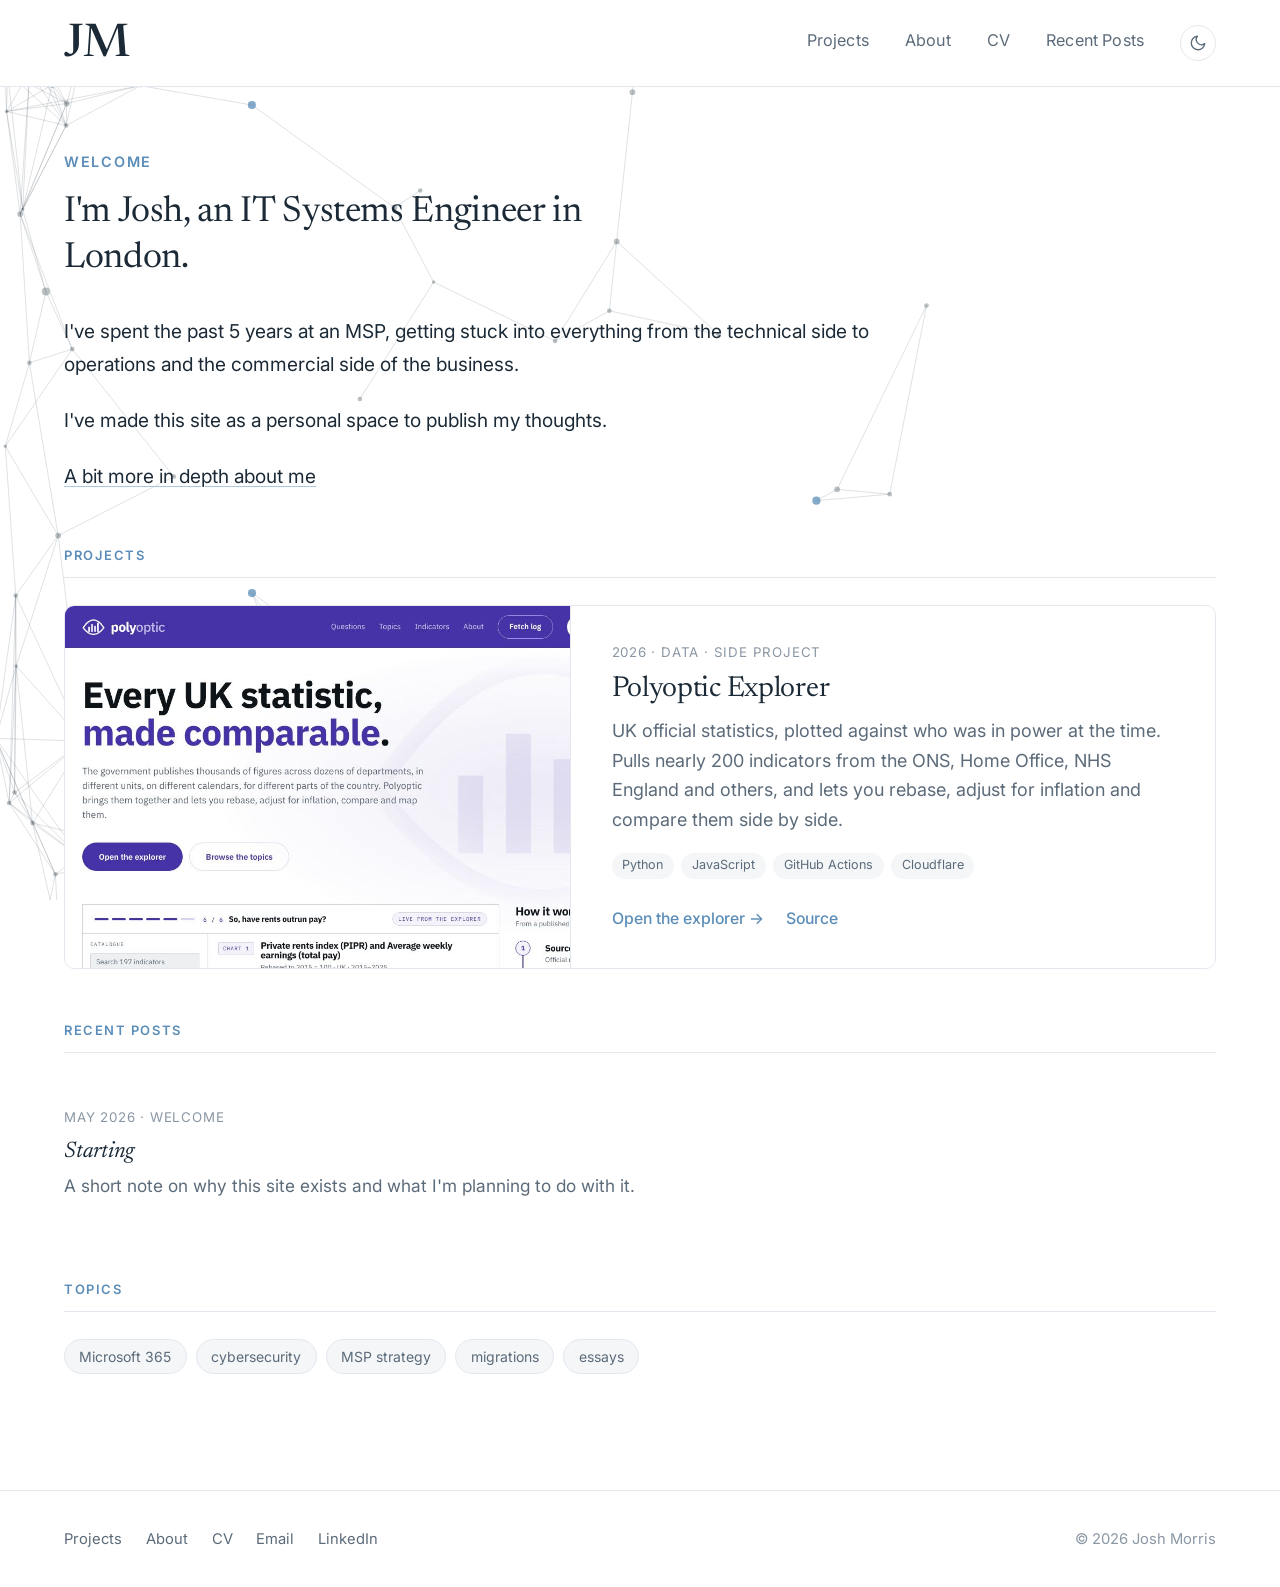
<file: index.html>
<!DOCTYPE html>
<html lang="en">
<head>
  <meta charset="UTF-8">
  <meta name="viewport" content="width=device-width, initial-scale=1.0">
  <title>J. Morris</title>
  <meta name="description" content="Josh Morris — IT Systems Engineer in London. Writing on Microsoft 365, cybersecurity, and how MSPs run.">
  <link rel="icon" href="/favicon.ico" sizes="any">
  <link rel="icon" type="image/png" href="/jmorrisfavicon.png">
  <link rel="apple-touch-icon" href="/appletouchicon.png">
  <link rel="preconnect" href="https://fonts.googleapis.com">
  <link rel="preconnect" href="https://fonts.gstatic.com" crossorigin>
  <link href="https://fonts.googleapis.com/css2?family=Inter:wght@400;500;600&family=Newsreader:ital,opsz,wght@0,6..72,300..600;1,6..72,300..600&display=swap" rel="stylesheet">
  <link rel="stylesheet" href="/styles.css">
  <script>
    /* Apply the saved theme before the page paints, to avoid a flash */
    (function () {
      var t = null;
      try { t = localStorage.getItem('theme'); } catch (e) {}
      if (t === 'light' || t === 'dark') document.documentElement.setAttribute('data-theme', t);
    })();
  </script>
  <script src="/theme.js" defer></script>
  <script src="/bg.js" defer></script>
</head>
<body>
  <header class="site-header">
    <div class="site-header__inner">
      <a class="brand" href="/" aria-label="J. Morris — home">
        <svg viewBox="0 0 132 56" xmlns="http://www.w3.org/2000/svg" role="img" aria-label="JM monogram">
          <text x="0" y="44" font-family="Newsreader, Georgia, serif" font-size="56" font-weight="500" letter-spacing="-1" fill="currentColor">JM</text>
        </svg>
      </a>
      <nav class="site-nav" aria-label="Primary">
        <a href="/#projects">Projects</a>
        <a href="/about.html">About</a>
        <a href="/cv.html">CV</a>
        <a href="/thoughts.html"><span class="nav-long">Recent </span>Posts</a>
        <button class="theme-toggle" type="button" aria-label="Switch to dark mode">
          <svg class="icon-moon" viewBox="0 0 24 24" fill="none" stroke="currentColor" stroke-width="1.8" stroke-linecap="round" stroke-linejoin="round" aria-hidden="true"><path d="M21 12.8A9 9 0 1 1 11.2 3a7 7 0 0 0 9.8 9.8z"/></svg>
          <svg class="icon-sun" viewBox="0 0 24 24" fill="none" stroke="currentColor" stroke-width="1.8" stroke-linecap="round" aria-hidden="true"><circle cx="12" cy="12" r="4"/><path d="M12 2v2M12 20v2M4.9 4.9l1.4 1.4M17.7 17.7l1.4 1.4M2 12h2M20 12h2M4.9 19.1l1.4-1.4M17.7 6.3l1.4-1.4"/></svg>
        </button>
      </nav>
    </div>
  </header>

  <main class="page">
    <!-- HERO: edit the welcome, title, and bio here -->
    <section class="hero">
      <p class="hero-welcome">Welcome</p>
      <h1 class="hero-title">I'm Josh, an IT Systems Engineer in London.</h1>
      <p class="lede">I've spent the past 5 years at an MSP, getting stuck into everything from the technical side to operations and the commercial side of the business.</p>
      <p class="lede">I've made this site as a personal space to publish my thoughts.</p>
      <p class="lede"><a href="/about.html">A bit more in depth about me</a></p>
    </section>

    <!-- PROJECTS: copy a <li class="project-card"> block to add another project -->
    <section id="projects">
      <h2 class="section-title">Projects</h2>
      <ul class="projects">
        <li class="project-card">
          <a class="project-card__image" href="https://polyoptic.co/" aria-hidden="true" tabindex="-1">
            <img src="/projects/polyoptic.jpg" alt="" width="1200" height="675" loading="lazy">
          </a>
          <div class="project-card__body">
            <p class="post-meta">2026 · Data · Side project</p>
            <h3 class="project-card__title"><a href="https://polyoptic.co/">Polyoptic Explorer</a></h3>
            <p class="project-card__text">UK official statistics, plotted against who was in power at the time. Pulls nearly 200 indicators from the ONS, Home Office, NHS England and others, and lets you rebase, adjust for inflation and compare them side by side.</p>
            <ul class="project-card__stack">
              <li>Python</li><li>JavaScript</li><li>GitHub Actions</li><li>Cloudflare</li>
            </ul>
            <p class="project-card__links">
              <a href="https://polyoptic.co/explore">Open the explorer →</a>
              <a href="https://github.com/JMorris100/Polyoptic">Source</a>
            </p>
          </div>
        </li>
      </ul>
    </section>

    <!-- RECENT POSTS: add new <li> entries here when you publish -->
    <section>
      <h2 class="section-title">Recent posts</h2>
      <ul class="posts">
        <li class="post-item">
          <p class="post-meta">May 2026 · Welcome</p>
          <h3 class="post-title"><a href="/posts/welcome.html">Starting</a></h3>
          <p class="post-excerpt">A short note on why this site exists and what I'm planning to do with it.</p>
        </li>
      </ul>
    </section>

    <!-- TOPICS: edit or remove as you like -->
    <section>
      <h2 class="section-title">Topics</h2>
      <ul class="tag-list">
        <li><a class="tag" href="/thoughts.html">Microsoft 365</a></li>
        <li><a class="tag" href="/thoughts.html">cybersecurity</a></li>
        <li><a class="tag" href="/thoughts.html">MSP strategy</a></li>
        <li><a class="tag" href="/thoughts.html">migrations</a></li>
        <li><a class="tag" href="/thoughts.html">essays</a></li>
      </ul>
    </section>
  </main>

  <footer class="site-footer">
    <div class="site-footer__inner">
      <div class="site-footer__links">
        <a href="/#projects">Projects</a>
        <a href="/about.html">About</a>
        <a href="/cv.html">CV</a>
        <a href="mailto:hello@morrisjb.com">Email</a>
        <a href="https://linkedin.com">LinkedIn</a>
      </div>
      <div class="site-footer__note">© 2026 Josh Morris</div>
    </div>
  </footer>
</body>
</html>
</file>
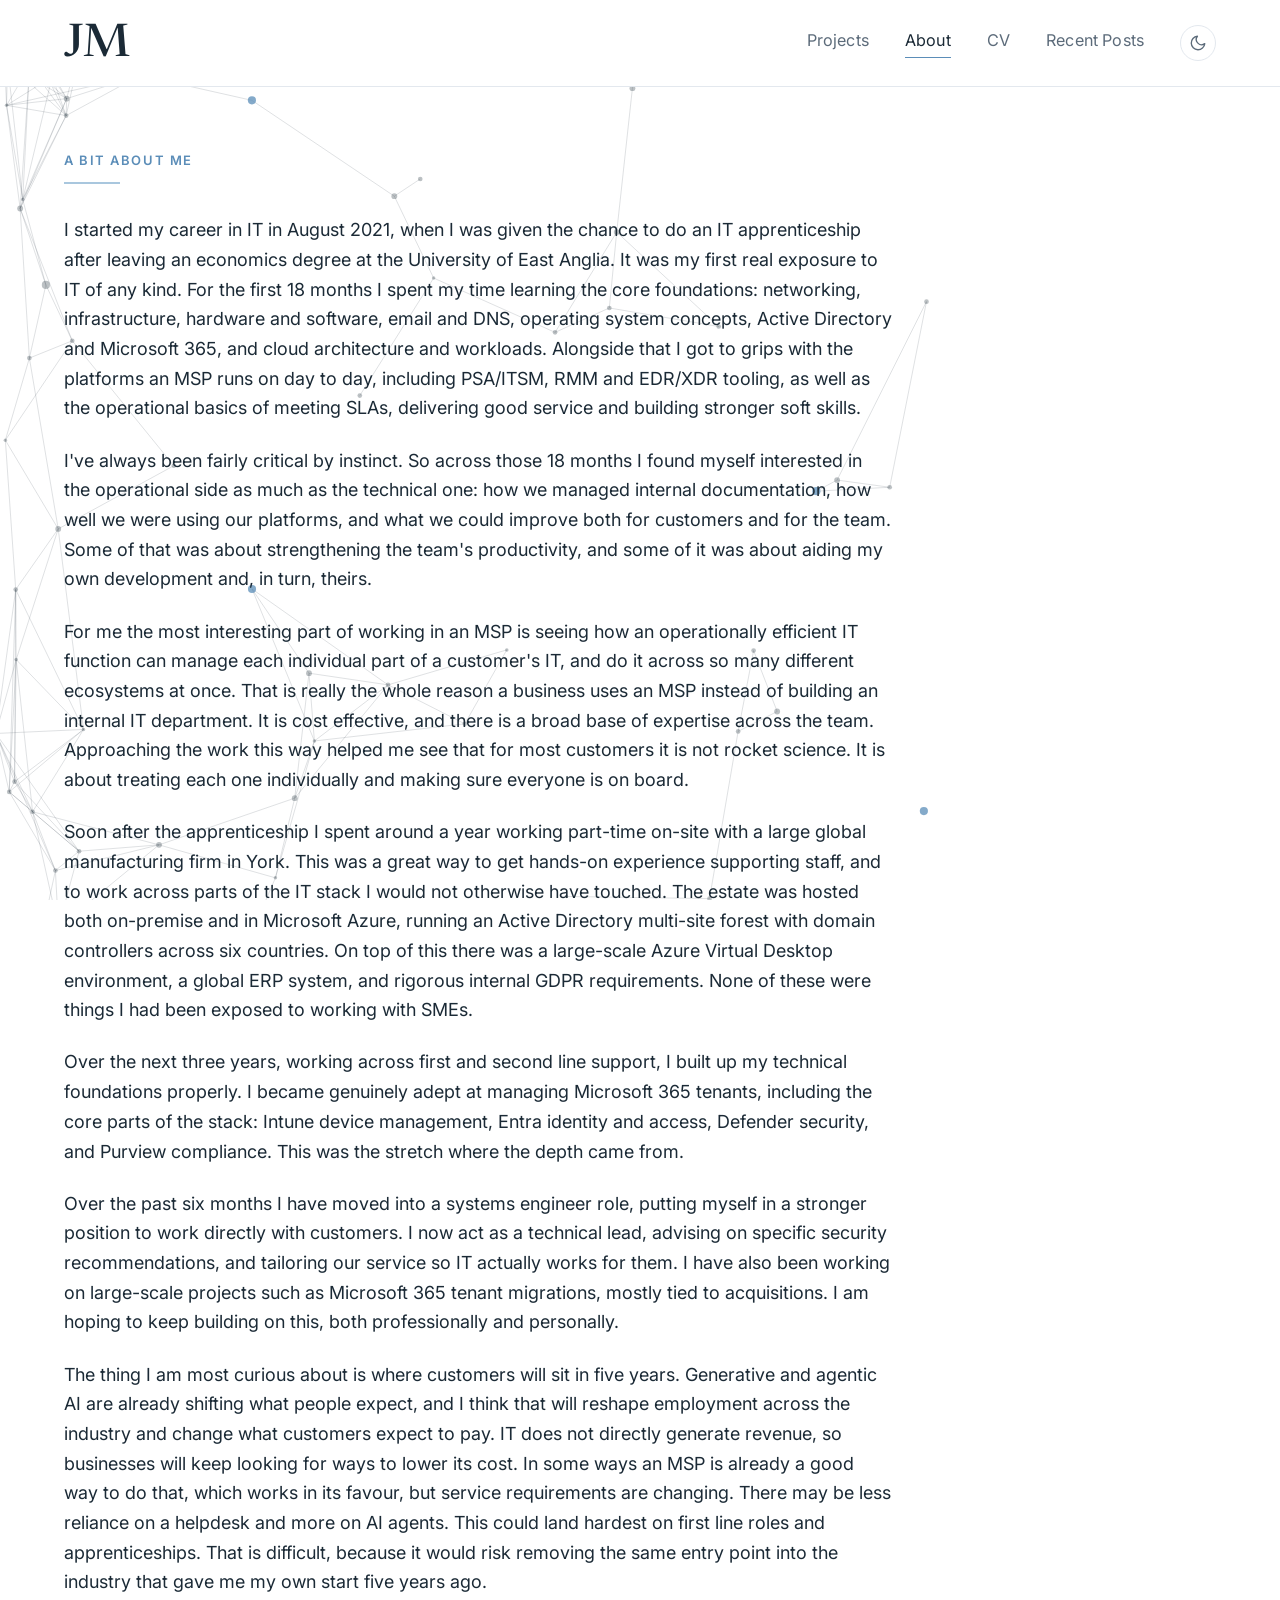
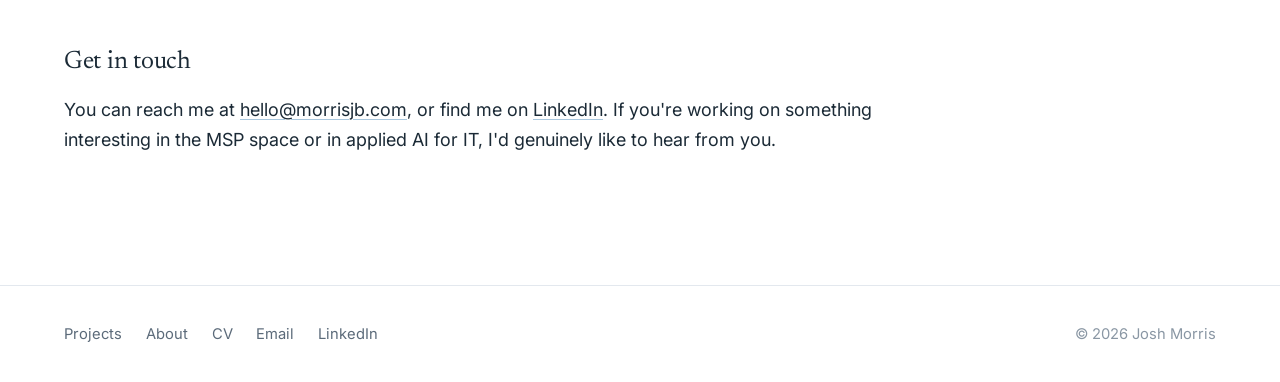
<file: about.html>
<!DOCTYPE html>
<html lang="en">
<head>
  <meta charset="UTF-8">
  <meta name="viewport" content="width=device-width, initial-scale=1.0">
  <title>About — J. Morris</title>
  <meta name="description" content="A bit about me — Josh Morris, an IT Systems Engineer in London.">
  <link rel="icon" href="/favicon.ico" sizes="any">
  <link rel="icon" type="image/png" href="/jmorrisfavicon.png">
  <link rel="apple-touch-icon" href="/appletouchicon.png">
  <link rel="preconnect" href="https://fonts.googleapis.com">
  <link rel="preconnect" href="https://fonts.gstatic.com" crossorigin>
  <link href="https://fonts.googleapis.com/css2?family=Inter:wght@400;500;600&family=Newsreader:ital,opsz,wght@0,6..72,300..600;1,6..72,300..600&display=swap" rel="stylesheet">
  <link rel="stylesheet" href="/styles.css">
  <script>
    /* Apply the saved theme before the page paints, to avoid a flash */
    (function () {
      var t = null;
      try { t = localStorage.getItem('theme'); } catch (e) {}
      if (t === 'light' || t === 'dark') document.documentElement.setAttribute('data-theme', t);
    })();
  </script>
  <script src="/theme.js" defer></script>
  <script src="/bg.js" defer></script>
</head>
<body>
  <header class="site-header">
    <div class="site-header__inner">
      <a class="brand" href="/" aria-label="J. Morris — home">
        <svg viewBox="0 0 132 56" xmlns="http://www.w3.org/2000/svg" role="img" aria-label="JM monogram">
          <text x="0" y="44" font-family="Newsreader, Georgia, serif" font-size="56" font-weight="500" letter-spacing="-1" fill="currentColor">JM</text>
        </svg>
      </a>
      <nav class="site-nav" aria-label="Primary">
        <a href="/#projects">Projects</a>
        <a href="/about.html" aria-current="page">About</a>
        <a href="/cv.html">CV</a>
        <a href="/thoughts.html"><span class="nav-long">Recent </span>Posts</a>
        <button class="theme-toggle" type="button" aria-label="Switch to dark mode">
          <svg class="icon-moon" viewBox="0 0 24 24" fill="none" stroke="currentColor" stroke-width="1.8" stroke-linecap="round" stroke-linejoin="round" aria-hidden="true"><path d="M21 12.8A9 9 0 1 1 11.2 3a7 7 0 0 0 9.8 9.8z"/></svg>
          <svg class="icon-sun" viewBox="0 0 24 24" fill="none" stroke="currentColor" stroke-width="1.8" stroke-linecap="round" aria-hidden="true"><circle cx="12" cy="12" r="4"/><path d="M12 2v2M12 20v2M4.9 4.9l1.4 1.4M17.7 17.7l1.4 1.4M2 12h2M20 12h2M4.9 19.1l1.4-1.4M17.7 6.3l1.4-1.4"/></svg>
        </button>
      </nav>
    </div>
  </header>

  <main class="page">
    <!-- TIP: edit freely. Keep the intro short, then a few plain sections. -->
    <p class="eyebrow">A bit about me</p>
    <hr class="rule">

    <p>I started my career in IT in August 2021, when I was given the chance to do an IT apprenticeship after leaving an economics degree at the University of East Anglia. It was my first real exposure to IT of any kind. For the first 18 months I spent my time learning the core foundations: networking, infrastructure, hardware and software, email and DNS, operating system concepts, Active Directory and Microsoft 365, and cloud architecture and workloads. Alongside that I got to grips with the platforms an MSP runs on day to day, including PSA/ITSM, RMM and EDR/XDR tooling, as well as the operational basics of meeting SLAs, delivering good service and building stronger soft skills.</p>

    <p>I've always been fairly critical by instinct. So across those 18 months I found myself interested in the operational side as much as the technical one: how we managed internal documentation, how well we were using our platforms, and what we could improve both for customers and for the team. Some of that was about strengthening the team's productivity, and some of it was about aiding my own development and, in turn, theirs.</p>

    <p>For me the most interesting part of working in an MSP is seeing how an operationally efficient IT function can manage each individual part of a customer's IT, and do it across so many different ecosystems at once. That is really the whole reason a business uses an MSP instead of building an internal IT department. It is cost effective, and there is a broad base of expertise across the team. Approaching the work this way helped me see that for most customers it is not rocket science. It is about treating each one individually and making sure everyone is on board.</p>

    <p>Soon after the apprenticeship I spent around a year working part-time on-site with a large global manufacturing firm in York. This was a great way to get hands-on experience supporting staff, and to work across parts of the IT stack I would not otherwise have touched. The estate was hosted both on-premise and in Microsoft Azure, running an Active Directory multi-site forest with domain controllers across six countries. On top of this there was a large-scale Azure Virtual Desktop environment, a global ERP system, and rigorous internal GDPR requirements. None of these were things I had been exposed to working with SMEs.</p>

    <p>Over the next three years, working across first and second line support, I built up my technical foundations properly. I became genuinely adept at managing Microsoft 365 tenants, including the core parts of the stack: Intune device management, Entra identity and access, Defender security, and Purview compliance. This was the stretch where the depth came from.</p>

    <p>Over the past six months I have moved into a systems engineer role, putting myself in a stronger position to work directly with customers. I now act as a technical lead, advising on specific security recommendations, and tailoring our service so IT actually works for them. I have also been working on large-scale projects such as Microsoft 365 tenant migrations, mostly tied to acquisitions. I am hoping to keep building on this, both professionally and personally.</p>

    <p>The thing I am most curious about is where customers will sit in five years. Generative and agentic AI are already shifting what people expect, and I think that will reshape employment across the industry and change what customers expect to pay. IT does not directly generate revenue, so businesses will keep looking for ways to lower its cost. In some ways an MSP is already a good way to do that, which works in its favour, but service requirements are changing. There may be less reliance on a helpdesk and more on AI agents. This could land hardest on first line roles and apprenticeships. That is difficult, because it would risk removing the same entry point into the industry that gave me my own start five years ago.</p>

    <h2>Get in touch</h2>
    <p>You can reach me at <a href="mailto:hello@morrisjb.com">hello@morrisjb.com</a>, or find me on <a href="https://linkedin.com">LinkedIn</a>. If you're working on something interesting in the MSP space or in applied AI for IT, I'd genuinely like to hear from you.</p>
  </main>

  <footer class="site-footer">
    <div class="site-footer__inner">
      <div class="site-footer__links">
        <a href="/#projects">Projects</a>
        <a href="/about.html">About</a>
        <a href="/cv.html">CV</a>
        <a href="mailto:hello@morrisjb.com">Email</a>
        <a href="https://linkedin.com">LinkedIn</a>
      </div>
      <div class="site-footer__note">© 2026 Josh Morris</div>
    </div>
  </footer>
</body>
</html>
</file>
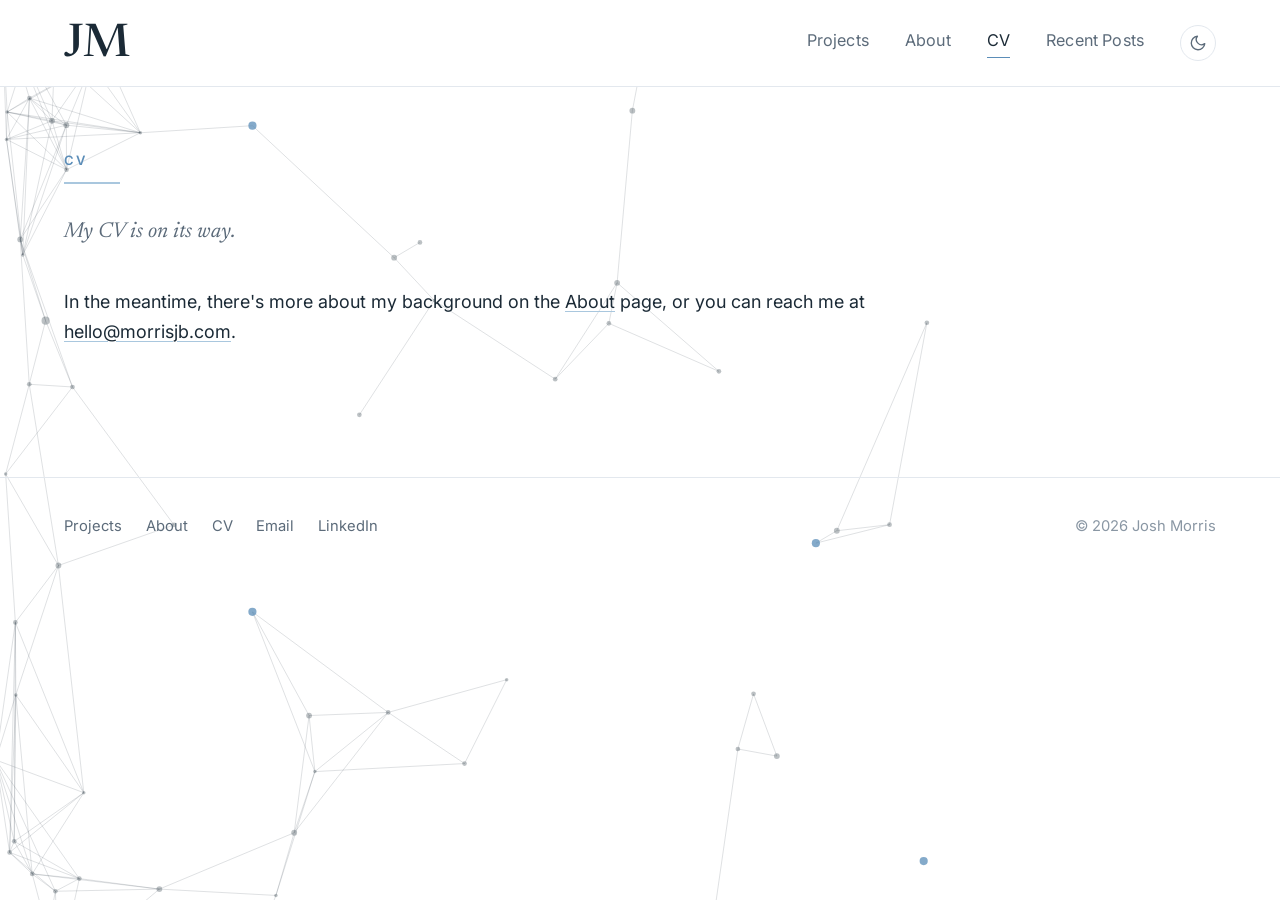
<file: cv.html>
<!DOCTYPE html>
<html lang="en">
<head>
  <meta charset="UTF-8">
  <meta name="viewport" content="width=device-width, initial-scale=1.0">
  <title>CV — J. Morris</title>
  <meta name="description" content="Josh Morris — IT Systems Engineer. Experience, skills, and selected work.">
  <link rel="icon" href="/favicon.ico" sizes="any">
  <link rel="icon" type="image/png" href="/jmorrisfavicon.png">
  <link rel="apple-touch-icon" href="/appletouchicon.png">
  <link rel="preconnect" href="https://fonts.googleapis.com">
  <link rel="preconnect" href="https://fonts.gstatic.com" crossorigin>
  <link href="https://fonts.googleapis.com/css2?family=Inter:wght@400;500;600&family=Newsreader:ital,opsz,wght@0,6..72,300..600;1,6..72,300..600&display=swap" rel="stylesheet">
  <link rel="stylesheet" href="/styles.css">
  <script>
    /* Apply the saved theme before the page paints, to avoid a flash */
    (function () {
      var t = null;
      try { t = localStorage.getItem('theme'); } catch (e) {}
      if (t === 'light' || t === 'dark') document.documentElement.setAttribute('data-theme', t);
    })();
  </script>
  <script src="/theme.js" defer></script>
  <script src="/bg.js" defer></script>
</head>
<body>
  <header class="site-header">
    <div class="site-header__inner">
      <a class="brand" href="/" aria-label="J. Morris — home">
        <svg viewBox="0 0 132 56" xmlns="http://www.w3.org/2000/svg" role="img" aria-label="JM monogram">
          <text x="0" y="44" font-family="Newsreader, Georgia, serif" font-size="56" font-weight="500" letter-spacing="-1" fill="currentColor">JM</text>
        </svg>
      </a>
      <nav class="site-nav" aria-label="Primary">
        <a href="/#projects">Projects</a>
        <a href="/about.html">About</a>
        <a href="/cv.html" aria-current="page">CV</a>
        <a href="/thoughts.html"><span class="nav-long">Recent </span>Posts</a>
        <button class="theme-toggle" type="button" aria-label="Switch to dark mode">
          <svg class="icon-moon" viewBox="0 0 24 24" fill="none" stroke="currentColor" stroke-width="1.8" stroke-linecap="round" stroke-linejoin="round" aria-hidden="true"><path d="M21 12.8A9 9 0 1 1 11.2 3a7 7 0 0 0 9.8 9.8z"/></svg>
          <svg class="icon-sun" viewBox="0 0 24 24" fill="none" stroke="currentColor" stroke-width="1.8" stroke-linecap="round" aria-hidden="true"><circle cx="12" cy="12" r="4"/><path d="M12 2v2M12 20v2M4.9 4.9l1.4 1.4M17.7 17.7l1.4 1.4M2 12h2M20 12h2M4.9 19.1l1.4-1.4M17.7 6.3l1.4-1.4"/></svg>
        </button>
      </nav>
    </div>
  </header>

  <main class="page">
    <p class="eyebrow">CV</p>
    <hr class="rule">
    <p class="about-intro">My CV is on its way.</p>
    <p>In the meantime, there's more about my background on the <a href="/about.html">About</a> page, or you can reach me at <a href="mailto:hello@morrisjb.com">hello@morrisjb.com</a>.</p>
  </main>

  <footer class="site-footer">
    <div class="site-footer__inner">
      <div class="site-footer__links">
        <a href="/#projects">Projects</a>
        <a href="/about.html">About</a>
        <a href="/cv.html">CV</a>
        <a href="mailto:hello@morrisjb.com">Email</a>
        <a href="https://linkedin.com">LinkedIn</a>
      </div>
      <div class="site-footer__note">© 2026 Josh Morris</div>
    </div>
  </footer>
</body>
</html>
</file>
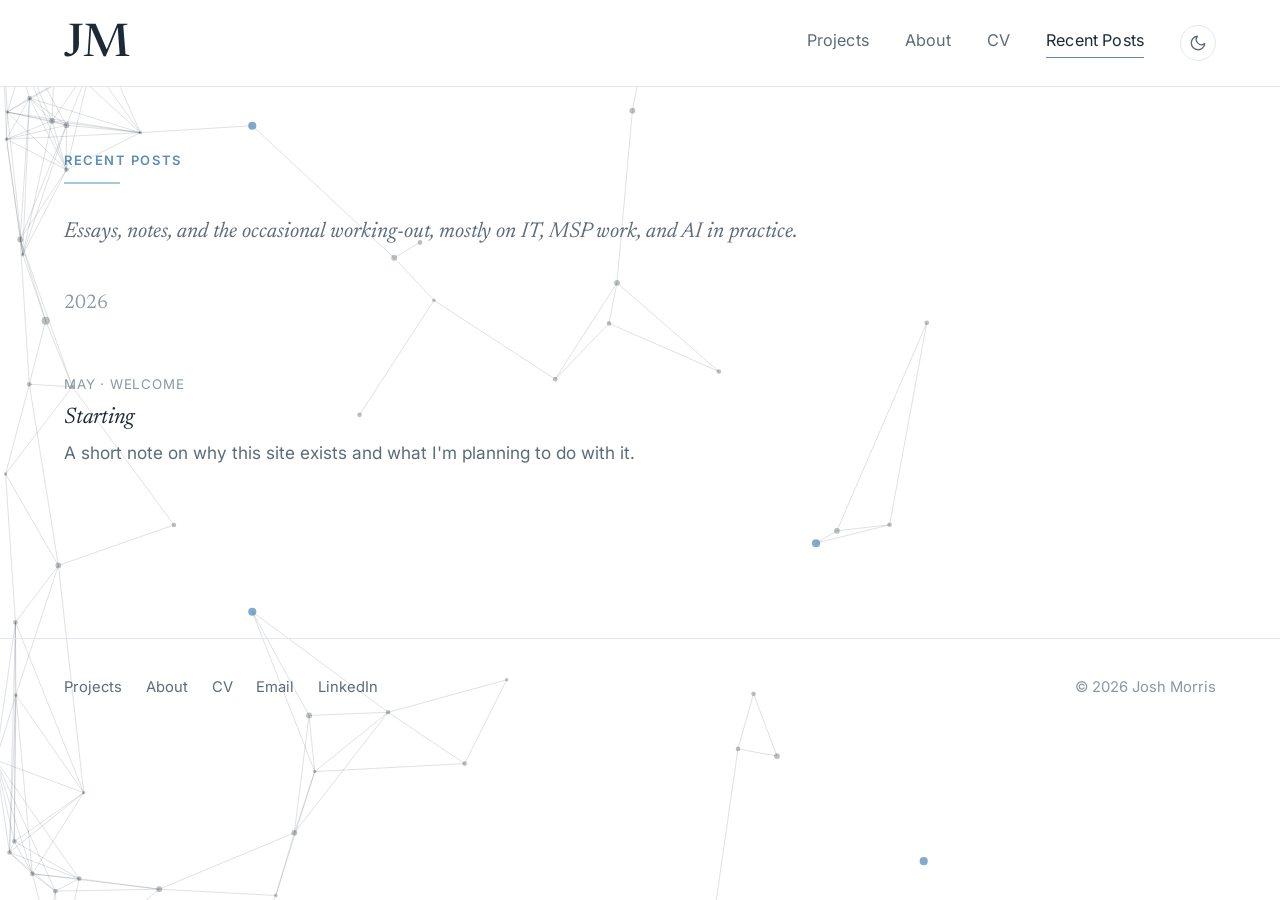
<file: thoughts.html>
<!DOCTYPE html>
<html lang="en">
<head>
  <meta charset="UTF-8">
  <meta name="viewport" content="width=device-width, initial-scale=1.0">
  <title>Recent Posts — J. Morris</title>
  <meta name="description" content="Essays and notes on IT, MSP work, cybersecurity, and adjacent things.">
  <link rel="icon" href="/favicon.ico" sizes="any">
  <link rel="icon" type="image/png" href="/jmorrisfavicon.png">
  <link rel="apple-touch-icon" href="/appletouchicon.png">
  <link rel="preconnect" href="https://fonts.googleapis.com">
  <link rel="preconnect" href="https://fonts.gstatic.com" crossorigin>
  <link href="https://fonts.googleapis.com/css2?family=Inter:wght@400;500;600&family=Newsreader:ital,opsz,wght@0,6..72,300..600;1,6..72,300..600&display=swap" rel="stylesheet">
  <link rel="stylesheet" href="/styles.css">
  <script>
    /* Apply the saved theme before the page paints, to avoid a flash */
    (function () {
      var t = null;
      try { t = localStorage.getItem('theme'); } catch (e) {}
      if (t === 'light' || t === 'dark') document.documentElement.setAttribute('data-theme', t);
    })();
  </script>
  <script src="/theme.js" defer></script>
  <script src="/bg.js" defer></script>
</head>
<body>
  <header class="site-header">
    <div class="site-header__inner">
      <a class="brand" href="/" aria-label="J. Morris — home">
        <svg viewBox="0 0 132 56" xmlns="http://www.w3.org/2000/svg" role="img" aria-label="JM monogram">
          <text x="0" y="44" font-family="Newsreader, Georgia, serif" font-size="56" font-weight="500" letter-spacing="-1" fill="currentColor">JM</text>
        </svg>
      </a>
      <nav class="site-nav" aria-label="Primary">
        <a href="/#projects">Projects</a>
        <a href="/about.html">About</a>
        <a href="/cv.html">CV</a>
        <a href="/thoughts.html" aria-current="page"><span class="nav-long">Recent </span>Posts</a>
        <button class="theme-toggle" type="button" aria-label="Switch to dark mode">
          <svg class="icon-moon" viewBox="0 0 24 24" fill="none" stroke="currentColor" stroke-width="1.8" stroke-linecap="round" stroke-linejoin="round" aria-hidden="true"><path d="M21 12.8A9 9 0 1 1 11.2 3a7 7 0 0 0 9.8 9.8z"/></svg>
          <svg class="icon-sun" viewBox="0 0 24 24" fill="none" stroke="currentColor" stroke-width="1.8" stroke-linecap="round" aria-hidden="true"><circle cx="12" cy="12" r="4"/><path d="M12 2v2M12 20v2M4.9 4.9l1.4 1.4M17.7 17.7l1.4 1.4M2 12h2M20 12h2M4.9 19.1l1.4-1.4M17.7 6.3l1.4-1.4"/></svg>
        </button>
      </nav>
    </div>
  </header>

  <main class="page">
    <!-- TIP: when you publish a new post, add a new <li class="post-item"> at the top of the right year group. New years get their own .year-group block. -->
    <p class="eyebrow">Recent posts</p>
    <hr class="rule">
    <p class="about-intro">Essays, notes, and the occasional working-out, mostly on IT, MSP work, and AI in practice.</p>

    <section class="year-group">
      <p class="year-label">2026</p>
      <ul class="posts">
        <li class="post-item">
          <p class="post-meta">May · Welcome</p>
          <h3 class="post-title"><a href="/posts/welcome.html">Starting</a></h3>
          <p class="post-excerpt">A short note on why this site exists and what I'm planning to do with it.</p>
        </li>
      </ul>
    </section>
  </main>

  <footer class="site-footer">
    <div class="site-footer__inner">
      <div class="site-footer__links">
        <a href="/#projects">Projects</a>
        <a href="/about.html">About</a>
        <a href="/cv.html">CV</a>
        <a href="mailto:hello@morrisjb.com">Email</a>
        <a href="https://linkedin.com">LinkedIn</a>
      </div>
      <div class="site-footer__note">© 2026 Josh Morris</div>
    </div>
  </footer>
</body>
</html>
</file>
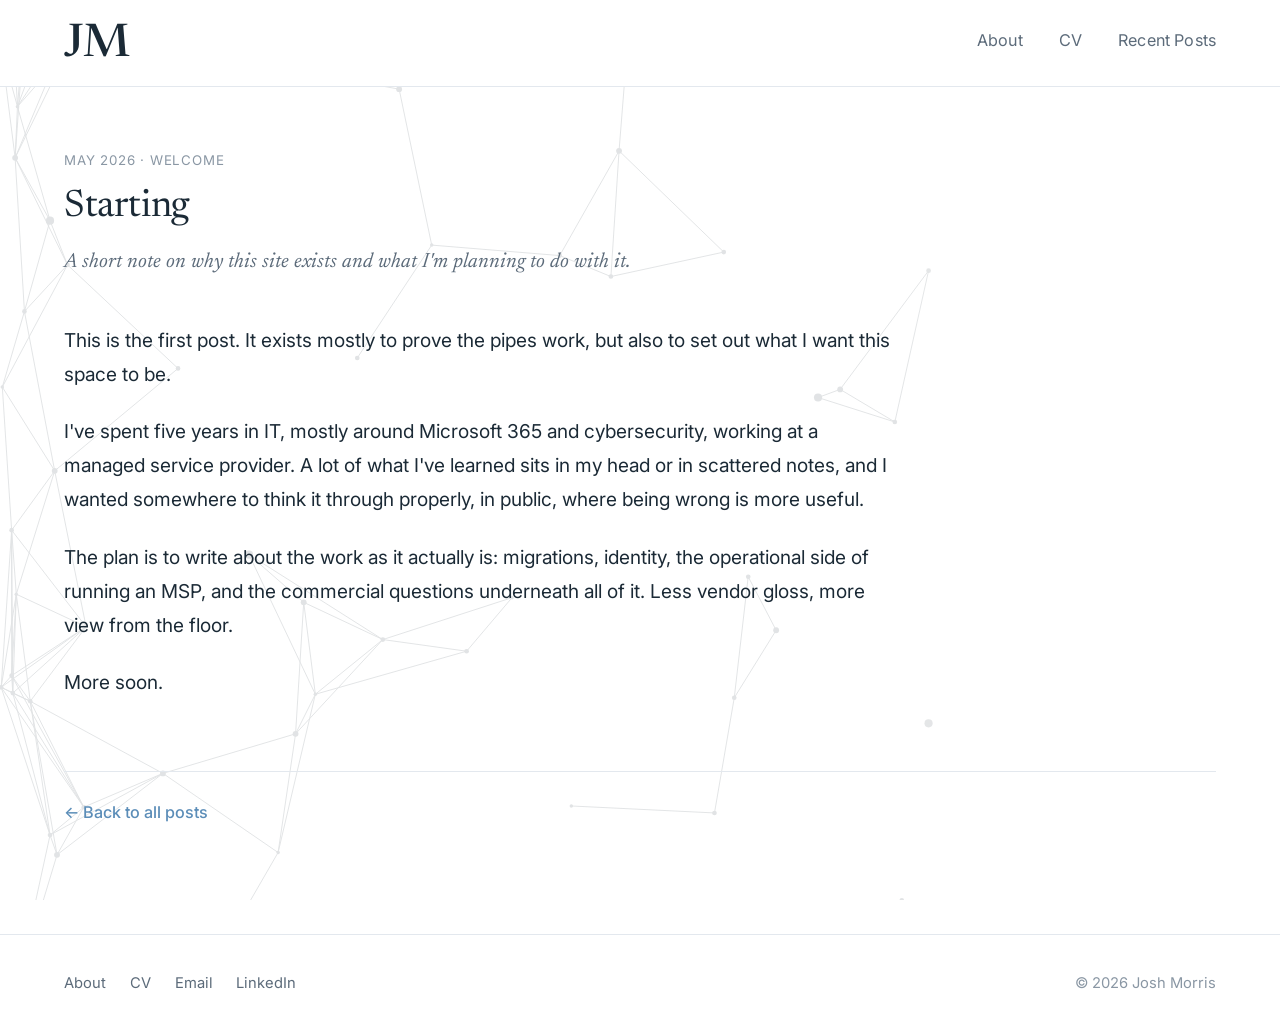
<file: welcome.html>
<!DOCTYPE html>
<html lang="en">
<head>
  <meta charset="UTF-8">
  <meta name="viewport" content="width=device-width, initial-scale=1.0">
  <title>Starting — J. Morris</title>
  <meta name="description" content="A short note on why this site exists and what I'm planning to do with it.">
  <link rel="icon" href="/favicon.ico" sizes="any">
  <link rel="icon" type="image/png" href="/jmorrisfavicon.png">
  <link rel="apple-touch-icon" href="/appletouchicon.png">
  <link rel="preconnect" href="https://fonts.googleapis.com">
  <link rel="preconnect" href="https://fonts.gstatic.com" crossorigin>
  <link href="https://fonts.googleapis.com/css2?family=Inter:wght@400;500;600&family=Newsreader:ital,opsz,wght@0,6..72,300..600;1,6..72,300..600&display=swap" rel="stylesheet">
  <link rel="stylesheet" href="/styles.css">
</head>
<body>
  <header class="site-header">
    <div class="site-header__inner">
      <a class="brand" href="/" aria-label="J. Morris — home">
        <svg viewBox="0 0 132 56" xmlns="http://www.w3.org/2000/svg" role="img" aria-label="JM monogram">
          <text x="0" y="44" font-family="Newsreader, Georgia, serif" font-size="56" font-weight="500" letter-spacing="-1" fill="#1B2A36">JM</text>
        </svg>
      </a>
      <nav class="site-nav" aria-label="Primary">
        <a href="/about.html">About</a>
        <a href="/cv.html">CV</a>
        <a href="/thoughts.html">Recent Posts</a>
      </nav>
    </div>
  </header>

  <main class="page">
    <!-- TIP: edit the meta, title, subtitle, then the body inside .article-content. -->
    <article>
      <header class="article-header">
        <p class="article-meta">May 2026 · Welcome</p>
        <h1 class="article-title">Starting</h1>
        <p class="article-subtitle">A short note on why this site exists and what I'm planning to do with it.</p>
      </header>

      <div class="article-content">
        <p>This is the first post. It exists mostly to prove the pipes work, but also to set out what I want this space to be.</p>
        <p>I've spent five years in IT, mostly around Microsoft 365 and cybersecurity, working at a managed service provider. A lot of what I've learned sits in my head or in scattered notes, and I wanted somewhere to think it through properly, in public, where being wrong is more useful.</p>
        <p>The plan is to write about the work as it actually is: migrations, identity, the operational side of running an MSP, and the commercial questions underneath all of it. Less vendor gloss, more view from the floor.</p>
        <p>More soon.</p>
      </div>

      <footer class="article-footer">
        <a class="back-link" href="/thoughts.html">← Back to all posts</a>
      </footer>
    </article>
  </main>

  <footer class="site-footer">
    <div class="site-footer__inner">
      <div class="site-footer__links">
        <a href="/about.html">About</a>
        <a href="/cv.html">CV</a>
        <a href="mailto:hello@morrisjb.com">Email</a>
        <a href="https://linkedin.com">LinkedIn</a>
      </div>
      <div class="site-footer__note">© 2026 Josh Morris</div>
    </div>
  </footer>
</body>
</html>
</file>
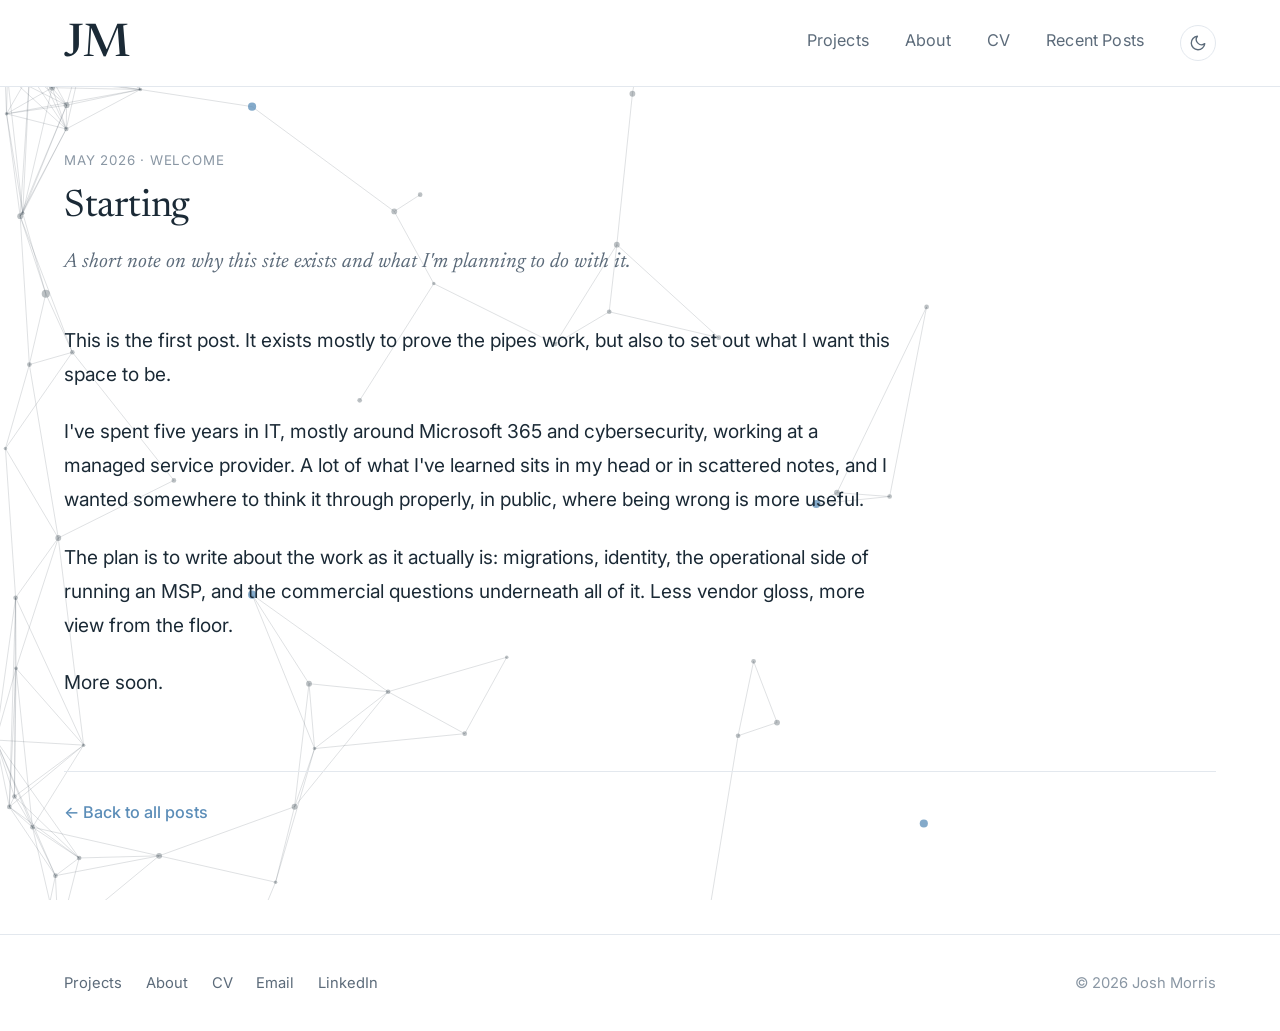
<file: posts/welcome.html>
<!DOCTYPE html>
<html lang="en">
<head>
  <meta charset="UTF-8">
  <meta name="viewport" content="width=device-width, initial-scale=1.0">
  <title>Starting — J. Morris</title>
  <meta name="description" content="A short note on why this site exists and what I'm planning to do with it.">
  <link rel="icon" href="/favicon.ico" sizes="any">
  <link rel="icon" type="image/png" href="/jmorrisfavicon.png">
  <link rel="apple-touch-icon" href="/appletouchicon.png">
  <link rel="preconnect" href="https://fonts.googleapis.com">
  <link rel="preconnect" href="https://fonts.gstatic.com" crossorigin>
  <link href="https://fonts.googleapis.com/css2?family=Inter:wght@400;500;600&family=Newsreader:ital,opsz,wght@0,6..72,300..600;1,6..72,300..600&display=swap" rel="stylesheet">
  <link rel="stylesheet" href="/styles.css">
  <script>
    /* Apply the saved theme before the page paints, to avoid a flash */
    (function () {
      var t = null;
      try { t = localStorage.getItem('theme'); } catch (e) {}
      if (t === 'light' || t === 'dark') document.documentElement.setAttribute('data-theme', t);
    })();
  </script>
  <script src="/theme.js" defer></script>
  <script src="/bg.js" defer></script>
</head>
<body>
  <header class="site-header">
    <div class="site-header__inner">
      <a class="brand" href="/" aria-label="J. Morris — home">
        <svg viewBox="0 0 132 56" xmlns="http://www.w3.org/2000/svg" role="img" aria-label="JM monogram">
          <text x="0" y="44" font-family="Newsreader, Georgia, serif" font-size="56" font-weight="500" letter-spacing="-1" fill="currentColor">JM</text>
        </svg>
      </a>
      <nav class="site-nav" aria-label="Primary">
        <a href="/#projects">Projects</a>
        <a href="/about.html">About</a>
        <a href="/cv.html">CV</a>
        <a href="/thoughts.html"><span class="nav-long">Recent </span>Posts</a>
        <button class="theme-toggle" type="button" aria-label="Switch to dark mode">
          <svg class="icon-moon" viewBox="0 0 24 24" fill="none" stroke="currentColor" stroke-width="1.8" stroke-linecap="round" stroke-linejoin="round" aria-hidden="true"><path d="M21 12.8A9 9 0 1 1 11.2 3a7 7 0 0 0 9.8 9.8z"/></svg>
          <svg class="icon-sun" viewBox="0 0 24 24" fill="none" stroke="currentColor" stroke-width="1.8" stroke-linecap="round" aria-hidden="true"><circle cx="12" cy="12" r="4"/><path d="M12 2v2M12 20v2M4.9 4.9l1.4 1.4M17.7 17.7l1.4 1.4M2 12h2M20 12h2M4.9 19.1l1.4-1.4M17.7 6.3l1.4-1.4"/></svg>
        </button>
      </nav>
    </div>
  </header>

  <main class="page">
    <!-- TIP: edit the meta, title, subtitle, then the body inside .article-content. -->
    <article>
      <header class="article-header">
        <p class="article-meta">May 2026 · Welcome</p>
        <h1 class="article-title">Starting</h1>
        <p class="article-subtitle">A short note on why this site exists and what I'm planning to do with it.</p>
      </header>

      <div class="article-content">
        <p>This is the first post. It exists mostly to prove the pipes work, but also to set out what I want this space to be.</p>
        <p>I've spent five years in IT, mostly around Microsoft 365 and cybersecurity, working at a managed service provider. A lot of what I've learned sits in my head or in scattered notes, and I wanted somewhere to think it through properly, in public, where being wrong is more useful.</p>
        <p>The plan is to write about the work as it actually is: migrations, identity, the operational side of running an MSP, and the commercial questions underneath all of it. Less vendor gloss, more view from the floor.</p>
        <p>More soon.</p>
      </div>

      <footer class="article-footer">
        <a class="back-link" href="/thoughts.html">← Back to all posts</a>
      </footer>
    </article>
  </main>

  <footer class="site-footer">
    <div class="site-footer__inner">
      <div class="site-footer__links">
        <a href="/#projects">Projects</a>
        <a href="/about.html">About</a>
        <a href="/cv.html">CV</a>
        <a href="mailto:hello@morrisjb.com">Email</a>
        <a href="https://linkedin.com">LinkedIn</a>
      </div>
      <div class="site-footer__note">© 2026 Josh Morris</div>
    </div>
  </footer>
</body>
</html>
</file>
<file: styles.css>
/* ================================================================
   morrisjb.com — site styles
   White ground, light-grey surfaces, light-blue accent.
   Serif wordmark + headlines (Newsreader), clean sans body (Inter).
   ================================================================ */

:root {
  --bg: #FFFFFF;
  --surface: #F4F6F8;
  --surface-2: #EDF1F5;
  --border: #E3E8EE;
  --text: #1B2A36;
  --muted: #5C6B7A;
  --faint: #8A97A4;
  --accent: #5B8DB8;
  --accent-soft: #A9C7DE;
  --max-width: 560px;
  --header-max: 1680px;
  --gutter: clamp(1.25rem, 5vw, 4.5rem);
  --measure: 46rem;
  --shadow: rgba(27, 42, 54, 0.08);
  --bg-pattern-filter: none;
  --bg-pattern-opacity: 0.14;
  --pattern-line: rgba(46, 61, 71, 0.17);
  --pattern-node: rgba(46, 61, 71, 0.32);
  --pattern-accent: rgba(91, 141, 184, 0.75);
  color-scheme: light;
}

/* Dark mode: follows the device setting unless the visitor picks one with the toggle */
@media (prefers-color-scheme: dark) {
  :root:not([data-theme="light"]) {
    --bg: #0F161C;
    --surface: #18212A;
    --surface-2: #1E2933;
    --border: #2A3642;
    --text: #E4EAF0;
    --muted: #A3B0BD;
    --faint: #7A8896;
    --accent: #7FAFD8;
    --accent-soft: #3F6584;
    --shadow: rgba(0, 0, 0, 0.45);
    --bg-pattern-filter: invert(1);
    --bg-pattern-opacity: 0.16;
    --pattern-line: rgba(169, 199, 222, 0.16);
    --pattern-node: rgba(169, 199, 222, 0.32);
    --pattern-accent: rgba(127, 175, 216, 0.8);
    color-scheme: dark;
  }
}
:root[data-theme="dark"] {
  --bg: #0F161C;
  --surface: #18212A;
  --surface-2: #1E2933;
  --border: #2A3642;
  --text: #E4EAF0;
  --muted: #A3B0BD;
  --faint: #7A8896;
  --accent: #7FAFD8;
  --accent-soft: #3F6584;
  --shadow: rgba(0, 0, 0, 0.45);
  --bg-pattern-filter: invert(1);
  --bg-pattern-opacity: 0.16;
  --pattern-line: rgba(169, 199, 222, 0.16);
  --pattern-node: rgba(169, 199, 222, 0.32);
  --pattern-accent: rgba(127, 175, 216, 0.8);
  color-scheme: dark;
}

* { box-sizing: border-box; margin: 0; }

html {
  font-size: 18px;
  -webkit-text-size-adjust: 100%;
  scroll-behavior: smooth;
}

body {
  font-family: 'Inter', -apple-system, BlinkMacSystemFont, 'Segoe UI', Roboto, sans-serif;
  font-weight: 400;
  background: var(--bg);
  color: var(--text);
  line-height: 1.65;
  -webkit-font-smoothing: antialiased;
  text-rendering: optimizeLegibility;
}

/* ---------- Geometric background (all pages) ---------- */
/* Left-anchored node network, faint enough to sit behind the text.
   Fades out toward the right so the reading column stays clean. */
body::before {
  content: "";
  position: fixed;
  inset: 0;
  z-index: -1;
  background-image: url("/bg-network.svg");
  background-size: cover;
  background-position: left center;
  background-repeat: no-repeat;
  opacity: var(--bg-pattern-opacity);
  filter: var(--bg-pattern-filter);
  -webkit-mask-image: linear-gradient(to right, #000 0%, #000 70%, transparent 100%);
          mask-image: linear-gradient(to right, #000 0%, #000 70%, transparent 100%);
  pointer-events: none;
}

/* Animated version drawn by bg.js; the static SVG above is the fallback */
.bg-canvas {
  position: fixed;
  inset: 0;
  width: 100%;
  height: 100%;
  z-index: -1;
  pointer-events: none;
}
html.has-bg-canvas body::before { display: none; }

/* ---------- Site header (full-width bar) ---------- */
.site-header {
  border-bottom: 1px solid var(--border);
  background: var(--bg);
}

.site-header__inner {
  max-width: var(--header-max);
  margin: 0 auto;
  padding: 1.1rem var(--gutter);
  display: flex;
  align-items: center;
  justify-content: space-between;
  gap: 1.5rem;
}

.brand {
  display: inline-flex;
  align-items: center;
  text-decoration: none;
  line-height: 0;
}

.brand { color: var(--text); }
.brand svg { display: block; height: 46px; width: auto; }

/* ---------- Theme toggle ---------- */
.theme-toggle {
  display: inline-flex; align-items: center; justify-content: center;
  width: 2rem; height: 2rem; padding: 0;
  border: 1px solid var(--border); border-radius: 999px;
  background: transparent; color: var(--muted); cursor: pointer;
  transition: color 0.15s ease, border-color 0.15s ease;
}
.theme-toggle:hover { color: var(--text); border-color: var(--accent-soft); }
.theme-toggle:focus-visible { outline: 2px solid var(--accent); outline-offset: 3px; }
.theme-toggle svg { width: 1rem; height: 1rem; }
.theme-toggle .icon-sun { display: none; }
:root[data-theme-effective="dark"] .theme-toggle .icon-sun { display: block; }
:root[data-theme-effective="dark"] .theme-toggle .icon-moon { display: none; }

.site-nav {
  display: flex;
  align-items: center;
  gap: 2rem;
  font-size: 0.9rem;
  letter-spacing: 0.01em;
}

.site-nav a {
  white-space: nowrap;
  color: var(--muted);
  text-decoration: none;
  padding-bottom: 3px;
  border-bottom: 1.5px solid transparent;
  transition: color 0.15s ease, border-color 0.15s ease;
}

.site-nav a:hover,
.site-nav a[aria-current="page"] {
  color: var(--text);
  border-bottom-color: var(--accent);
}

/* ---------- Layout ---------- */
.page {
  max-width: var(--header-max);
  margin: 0 auto;
  padding: 3.5rem var(--gutter) 4rem;
}

/* Long text keeps a readable line length; sections and cards use the full width */
.lede, .about-intro, .page > p, .article-content, .article-header, .year-group .post-excerpt, .post-excerpt { max-width: var(--measure); }

/* ---------- Typography ---------- */
h1, h2, h3, h4, .display {
  font-family: 'Newsreader', Georgia, 'Times New Roman', serif;
  font-weight: 400;
  line-height: 1.2;
  letter-spacing: -0.01em;
}

h1 { font-size: 2.25rem; margin: 0 0 1rem; }
h2 { font-size: 1.4rem; margin: 2.75rem 0 1rem; }
h3 { font-size: 1.15rem; margin: 2rem 0 0.75rem; }

p { margin-bottom: 1.25rem; }

a {
  color: var(--text);
  text-decoration: underline;
  text-decoration-color: var(--accent-soft);
  text-decoration-thickness: 1px;
  text-underline-offset: 3px;
  transition: text-decoration-color 0.15s ease;
}
a:hover { text-decoration-color: var(--accent); }

em { font-style: italic; }
strong { font-weight: 600; }

ul, ol { margin: 0 0 1.25rem 1.4rem; }
li { margin-bottom: 0.45rem; }

blockquote {
  margin: 2rem 0;
  padding-left: 1.25rem;
  border-left: 3px solid var(--accent-soft);
  color: var(--muted);
  font-style: italic;
}

/* ---------- Eyebrow + rule (signature device) ---------- */
.eyebrow {
  font-size: 0.72rem;
  font-weight: 600;
  letter-spacing: 0.12em;
  text-transform: uppercase;
  color: var(--accent);
  margin-bottom: 0.6rem;
}

.rule {
  border: none;
  height: 2px;
  width: 56px;
  background: var(--accent-soft);
  margin: 0 0 1.75rem;
}

.section-title {
  font-family: 'Inter', sans-serif;
  font-size: 0.72rem;
  font-weight: 600;
  letter-spacing: 0.12em;
  text-transform: uppercase;
  color: var(--accent);
  margin: 3rem 0 0;
  padding-bottom: 0.75rem;
  border-bottom: 1px solid var(--border);
}

/* ---------- Hero (home / about) ---------- */
.hero { margin-bottom: 1rem; }

.hero-welcome {
  font-size: 0.8rem;
  font-weight: 600;
  letter-spacing: 0.12em;
  text-transform: uppercase;
  color: var(--accent);
  margin-bottom: 0.9rem;
}

.hero-title {
  font-family: 'Newsreader', Georgia, serif;
  font-size: 2rem;
  font-style: normal;
  font-weight: 400;
  line-height: 1.3;
  margin: 0 0 1.75rem;
  max-width: 30ch;
}

.lede {
  font-size: 1.0625rem;
  line-height: 1.75;
  color: var(--text);
}

.lede + .lede { margin-top: 1.25rem; }

/* ---------- Post list ---------- */
.posts { list-style: none; padding: 0; margin: 1.5rem 0 0; }

.post-item {
  padding: 1.5rem 0;
  border-bottom: 1px solid var(--border);
}
.post-item:last-child { border-bottom: none; }

.post-meta {
  font-size: 0.74rem;
  color: var(--faint);
  letter-spacing: 0.06em;
  text-transform: uppercase;
  margin-bottom: 0.5rem;
}

.post-title {
  font-size: 1.25rem;
  font-style: italic;
  margin: 0 0 0.4rem;
}
.post-title a { text-decoration: none; color: var(--text); }
.post-title a:hover { text-decoration: underline; text-decoration-color: var(--accent-soft); }

.post-excerpt { font-size: 0.96rem; color: var(--muted); margin: 0; }

/* ---------- Year groupings ---------- */
.year-group { margin-bottom: 2rem; }
.year-label {
  font-family: 'Newsreader', Georgia, serif;
  font-size: 1.1rem;
  color: var(--faint);
  margin: 2rem 0 0;
}

/* ---------- Topic tags ---------- */
.tag-list {
  display: flex; flex-wrap: wrap; gap: 0.5rem;
  margin: 1.5rem 0 0; padding: 0; list-style: none;
}
.tag {
  display: inline-block;
  padding: 0.28rem 0.8rem;
  font-size: 0.78rem;
  color: var(--muted);
  border: 1px solid var(--border);
  border-radius: 999px;
  background: var(--surface);
  text-decoration: none;
  transition: border-color 0.15s ease, color 0.15s ease, background 0.15s ease;
}
.tag:hover { border-color: var(--accent-soft); color: var(--text); background: var(--surface-2); }

/* ---------- Article ---------- */
.article-header { margin-bottom: 2.5rem; }
.article-meta {
  font-size: 0.74rem; color: var(--faint);
  letter-spacing: 0.06em; text-transform: uppercase;
  margin-bottom: 0.75rem;
}
.article-title {
  font-size: 2.1rem; line-height: 1.2; margin: 0 0 0.9rem;
}
.article-subtitle {
  font-family: 'Newsreader', Georgia, serif;
  font-size: 1.15rem; font-style: italic;
  color: var(--muted); line-height: 1.5;
}
.article-content { font-size: 1.0625rem; line-height: 1.78; }
.article-content p { margin-bottom: 1.3rem; }
.article-footer {
  margin-top: 4rem; padding-top: 1.5rem;
  border-top: 1px solid var(--border);
  font-size: 0.9rem; color: var(--muted);
}
.back-link { text-decoration: none; color: var(--accent); font-weight: 500; }
.back-link:hover { text-decoration: underline; }

/* ---------- About ---------- */
.about-intro {
  font-family: 'Newsreader', Georgia, serif;
  font-size: 1.2rem; font-style: italic;
  color: var(--muted); margin-bottom: 2rem;
}

/* ---------- CV ---------- */
.cv-header {
  margin-bottom: 2.5rem; padding-bottom: 1.5rem;
  border-bottom: 1px solid var(--border);
}
.cv-name { font-size: 2rem; margin: 0 0 0.35rem; }
.cv-role-line {
  font-family: 'Newsreader', Georgia, serif;
  font-size: 1.05rem; font-style: italic;
  color: var(--muted); margin-bottom: 0.5rem;
}
.cv-contact { font-size: 0.85rem; color: var(--faint); }
.cv-section { margin-bottom: 2.5rem; }
.cv-role { margin-bottom: 1.75rem; }
.cv-role:last-child { margin-bottom: 0; }
.cv-role-header {
  display: flex; justify-content: space-between;
  align-items: baseline; flex-wrap: wrap; gap: 0.4rem;
  margin-bottom: 0.25rem;
}
.cv-title { font-size: 1.05rem; font-weight: 600; }
.cv-dates { font-size: 0.82rem; color: var(--faint); }
.cv-org { font-size: 0.95rem; color: var(--muted); margin-bottom: 0.6rem; }
.cv-description { font-size: 0.96rem; margin: 0; color: var(--text); }
.cv-skills { font-size: 0.96rem; line-height: 1.8; }

/* ---------- Footer ---------- */
.site-footer {
  border-top: 1px solid var(--border);
  margin-top: 2rem;
}
.site-footer__inner {
  max-width: var(--header-max);
  margin: 0 auto;
  padding: 2rem var(--gutter);
  font-size: 0.82rem;
  color: var(--faint);
  display: flex;
  align-items: center;
  justify-content: space-between;
  flex-wrap: wrap;
  gap: 0.75rem;
}
.site-footer__links a {
  color: var(--muted); text-decoration: none; margin-right: 1.1rem;
}
.site-footer__links a:hover { color: var(--text); }
.site-footer__note { color: var(--faint); }

/* ---------- Responsive ---------- */
@media (max-width: 720px) {
  html { font-size: 17px; }
  .site-header__inner { padding: 0.9rem var(--gutter); gap: 1rem; }
  .brand svg { height: 38px; }
  .site-nav { gap: 1.1rem; font-size: 0.84rem; }
  .page { padding: 2.5rem var(--gutter) 3rem; }
  .hero-title { font-size: 1.6rem; }
  .article-title { font-size: 1.7rem; }
  .cv-role-header { flex-direction: column; gap: 0.1rem; }
  .site-footer__inner { padding: 1.5rem var(--gutter); flex-direction: column; align-items: flex-start; }
}

@media (max-width: 420px) {
  .site-nav { gap: 0.7rem; font-size: 0.78rem; }
  .theme-toggle { width: 1.75rem; height: 1.75rem; }
  .nav-long { display: none; }
  .brand svg { height: 34px; }
}

/* ---------- Accessibility ---------- */
@media (prefers-reduced-motion: reduce) {
  * { animation: none !important; transition: none !important; scroll-behavior: auto !important; }
}

a:focus-visible, .tag:focus-visible {
  outline: 2px solid var(--accent);
  outline-offset: 3px;
  border-radius: 2px;
}

/* ---------- Print (CV) ---------- */
@media print {
  .site-header, .site-footer { display: none; }
  body { background: #fff; color: #000; }
  body::before, .theme-toggle, .bg-canvas { display: none; }
  a { color: #000; text-decoration: none; }
  .page { max-width: 100%; padding: 0; }
  .cv-section { page-break-inside: avoid; }
}

/* ---------- Project cards ---------- */
/* A lone card on a wide screen sits sideways: image left, text right */
@media (min-width: 900px) {
  .project-card:only-child { grid-column: 1 / -1; flex-direction: row; }
  .project-card:only-child .project-card__image {
    flex: 0 0 44%; border-bottom: none; border-right: 1px solid var(--border);
  }
  .project-card:only-child .project-card__image img { height: 100%; }
  .project-card:only-child .project-card__body { padding: 2rem 2.25rem; justify-content: center; }
  .project-card:only-child .project-card__title { font-size: 1.6rem; }
  .project-card:only-child .project-card__text { font-size: 1rem; max-width: 38rem; }
  .project-card:only-child .project-card__links { margin-top: 0.5rem; }
}

.projects {
  list-style: none; padding: 0; margin: 1.5rem 0 0;
  display: grid; gap: 1.5rem;
  grid-template-columns: repeat(auto-fill, minmax(min(100%, 340px), 1fr));
}
.project-card {
  margin: 0;
  display: flex; flex-direction: column;
  background: var(--bg);
  border: 1px solid var(--border);
  border-radius: 10px;
  overflow: hidden;
  transition: border-color 0.15s ease, box-shadow 0.15s ease, transform 0.15s ease;
}
.project-card:hover {
  border-color: var(--accent-soft);
  box-shadow: 0 6px 20px var(--shadow);
  transform: translateY(-2px);
}
.project-card__image {
  display: block; line-height: 0;
  border-bottom: 1px solid var(--border);
  background: var(--surface);
}
.project-card__image img { width: 100%; height: auto; aspect-ratio: 16 / 9; object-fit: cover; object-position: top left; }
.project-card__body { padding: 1.25rem 1.25rem 1.1rem; display: flex; flex-direction: column; flex: 1; }
.project-card__title { font-size: 1.3rem; margin: 0 0 0.5rem; }
.project-card__title a { text-decoration: none; }
.project-card__title a:hover { text-decoration: underline; text-decoration-color: var(--accent-soft); }
.project-card__text { font-size: 0.92rem; color: var(--muted); margin-bottom: 1rem; }
.project-card__stack {
  list-style: none; padding: 0; margin: 0 0 1rem;
  display: flex; flex-wrap: wrap; gap: 0.4rem;
}
.project-card__stack li {
  margin: 0; font-size: 0.7rem; color: var(--muted);
  padding: 0.15rem 0.6rem; border-radius: 999px; background: var(--surface);
}
.project-card__links {
  margin: auto 0 0; display: flex; gap: 1.25rem; font-size: 0.88rem; font-weight: 500;
}
.project-card__links a { color: var(--accent); text-decoration: none; }
.project-card__links a:hover { text-decoration: underline; }
</file>
